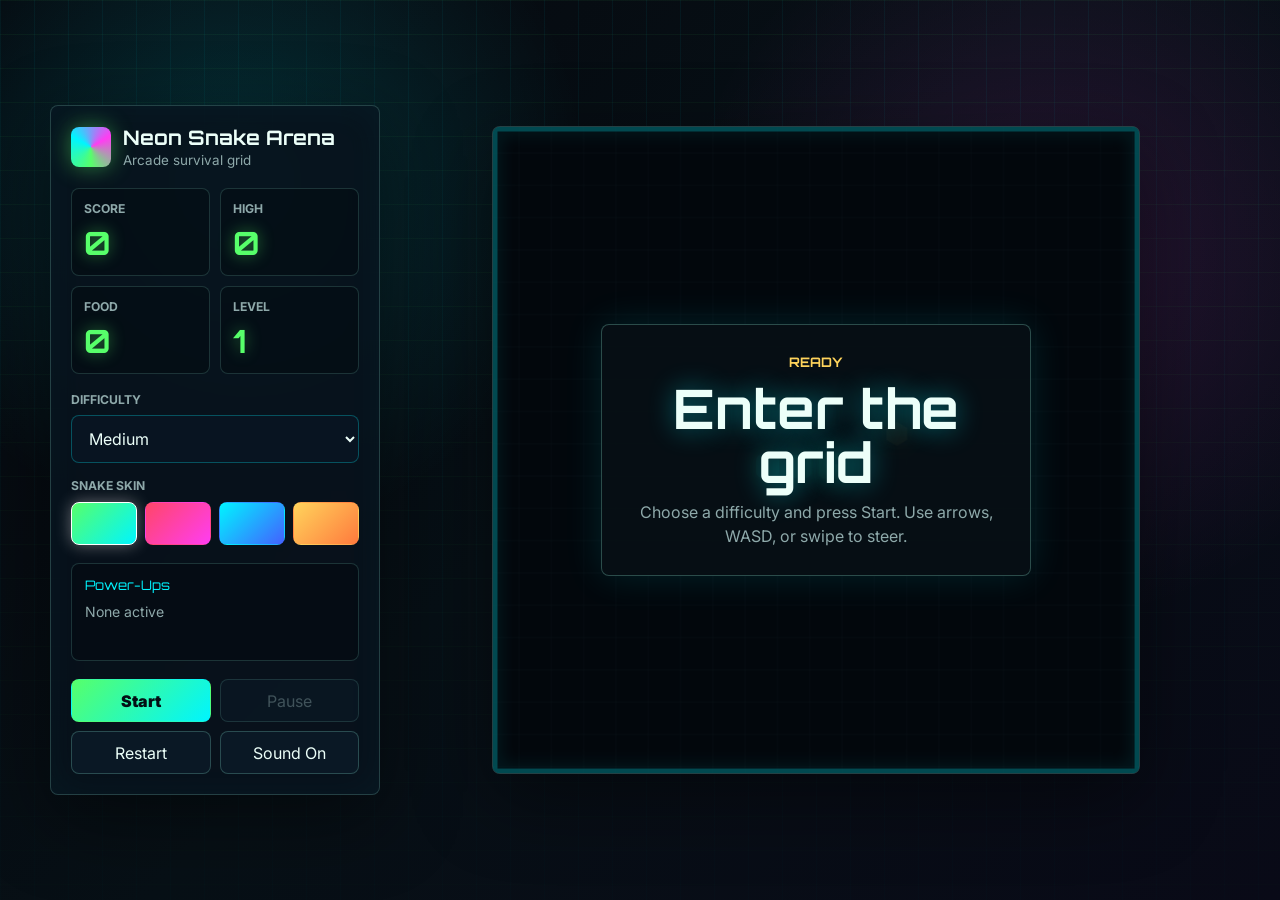
<file: snake-game/index.html>
<!DOCTYPE html>
<html lang="en">
<head>
  <meta charset="UTF-8">
  <meta name="viewport" content="width=device-width, initial-scale=1.0">
  <title>Neon Snake Arena</title>
  <link rel="preconnect" href="https://fonts.googleapis.com">
  <link rel="preconnect" href="https://fonts.gstatic.com" crossorigin>
  <link href="https://fonts.googleapis.com/css2?family=Orbitron:wght@500;700;900&family=Inter:wght@400;600;700&display=swap" rel="stylesheet">
  <link rel="stylesheet" href="style.css">
</head>
<body>
  <div class="bg-grid"></div>
  <main class="app-shell">
    <section class="hud-panel" aria-label="Game status">
      <div class="brand">
        <span class="brand-mark"></span>
        <div>
          <h1>Neon Snake Arena</h1>
          <p>Arcade survival grid</p>
        </div>
      </div>

      <div class="stats-grid">
        <div class="stat">
          <span>Score</span>
          <strong id="score">0</strong>
        </div>
        <div class="stat">
          <span>High</span>
          <strong id="highScore">0</strong>
        </div>
        <div class="stat">
          <span>Food</span>
          <strong id="foodEaten">0</strong>
        </div>
        <div class="stat">
          <span>Level</span>
          <strong id="level">1</strong>
        </div>
      </div>

      <div class="control-group">
        <label for="difficulty">Difficulty</label>
        <select id="difficulty">
          <option value="easy">Easy</option>
          <option value="medium" selected>Medium</option>
          <option value="hard">Hard</option>
        </select>
      </div>

      <div class="control-group">
        <span>Snake Skin</span>
        <div class="skin-row" role="radiogroup" aria-label="Snake skin">
          <button class="skin is-active" type="button" data-skin="volt" aria-label="Volt skin"></button>
          <button class="skin" type="button" data-skin="ruby" aria-label="Ruby skin"></button>
          <button class="skin" type="button" data-skin="aqua" aria-label="Aqua skin"></button>
          <button class="skin" type="button" data-skin="solar" aria-label="Solar skin"></button>
        </div>
      </div>

      <div class="power-panel">
        <div class="power-title">Power-Ups</div>
        <div id="powerList" class="power-list">
          <span class="empty-power">None active</span>
        </div>
      </div>

      <div class="actions">
        <button id="startBtn" class="primary-btn" type="button">Start</button>
        <button id="pauseBtn" type="button" disabled>Pause</button>
        <button id="restartBtn" type="button">Restart</button>
        <button id="soundBtn" type="button" aria-pressed="true">Sound On</button>
      </div>
    </section>

    <section class="game-stage" aria-label="Snake game board">
      <div class="board-wrap">
        <canvas id="gameCanvas" width="720" height="720" aria-label="Snake game canvas"></canvas>
        <div id="overlay" class="overlay is-visible">
          <div class="overlay-content">
            <span id="overlayKicker">Ready</span>
            <h2 id="overlayTitle">Enter the grid</h2>
            <p id="overlayText">Choose a difficulty and press Start. Use arrows, WASD, or swipe to steer.</p>
          </div>
        </div>
        <div id="scorePopLayer" class="score-pop-layer" aria-hidden="true"></div>
      </div>

      <div class="touch-pad" aria-label="Touch controls">
        <button type="button" data-dir="up" aria-label="Move up">▲</button>
        <button type="button" data-dir="left" aria-label="Move left">◀</button>
        <button type="button" data-dir="down" aria-label="Move down">▼</button>
        <button type="button" data-dir="right" aria-label="Move right">▶</button>
      </div>
    </section>
  </main>

  <script src="script.js"></script>
</body>
</html>
</file>
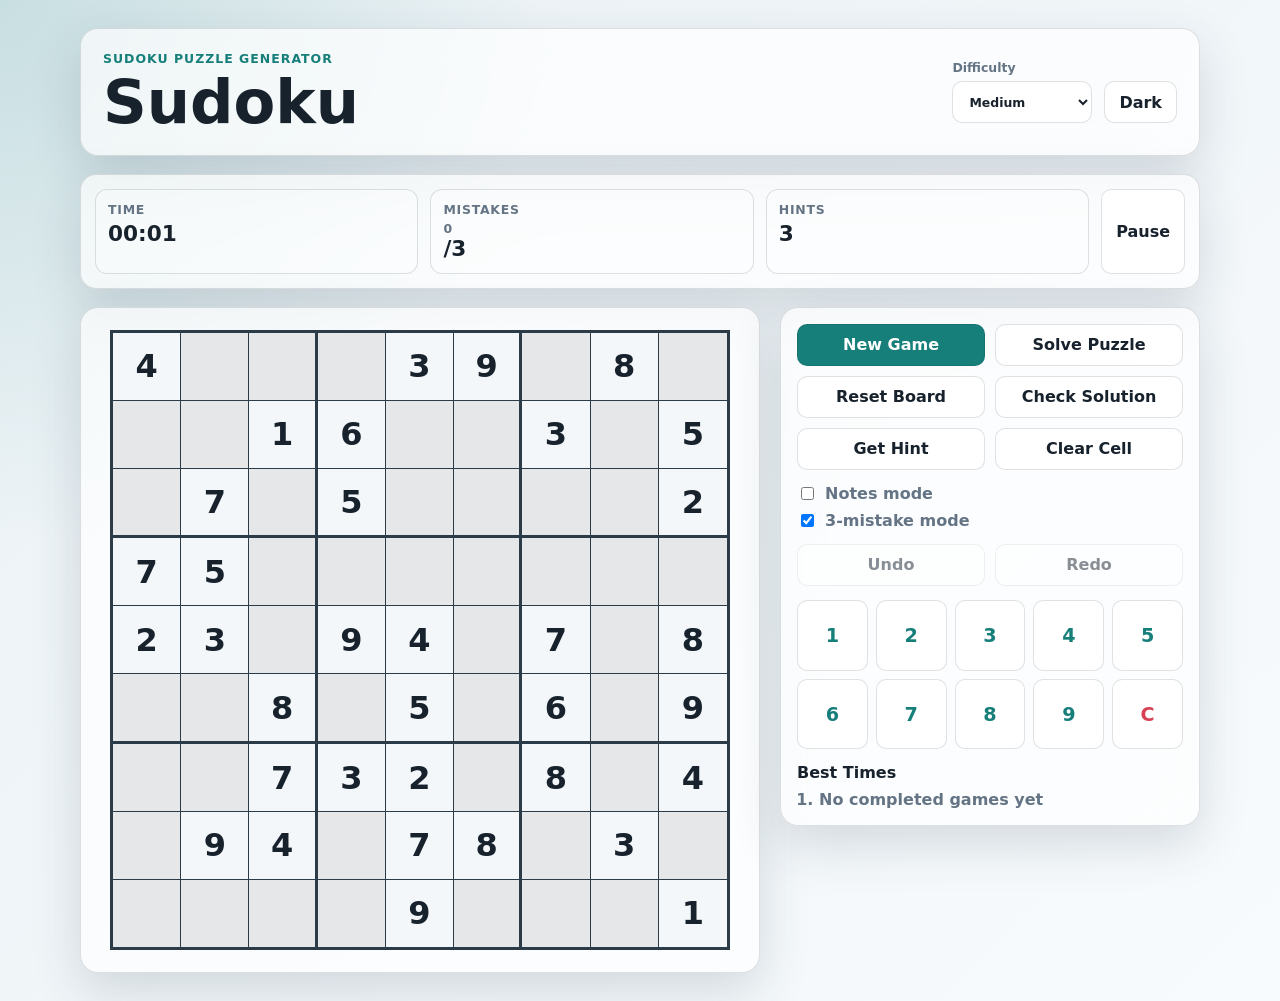
<file: sudoku-game/index.html>
<!DOCTYPE html>
<html lang="en">
<head>
  <meta charset="UTF-8">
  <meta name="viewport" content="width=device-width, initial-scale=1.0">
  <title>Sudoku Puzzle Generator</title>
  <link rel="stylesheet" href="style.css">
</head>
<body>
  <main class="app">
    <header class="header glass">
      <div>
        <p class="eyebrow">Sudoku Puzzle Generator</p>
        <h1>Sudoku</h1>
      </div>

      <div class="header-actions">
        <label class="field">
          <span>Difficulty</span>
          <select id="difficulty">
            <option value="easy">Easy</option>
            <option value="medium" selected>Medium</option>
            <option value="hard">Hard</option>
          </select>
        </label>

        <button id="themeToggle" class="button ghost" type="button" aria-pressed="false">Dark</button>
      </div>
    </header>

    <section class="stats glass" aria-label="Game status">
      <div class="stat">
        <span>Time</span>
        <strong id="timer">00:00</strong>
      </div>
      <div class="stat">
        <span>Mistakes</span>
        <strong><span id="mistakes">0</span>/3</strong>
      </div>
      <div class="stat">
        <span>Hints</span>
        <strong id="hints">3</strong>
      </div>
      <button id="pauseButton" class="button" type="button">Pause</button>
    </section>

    <section class="layout">
      <section class="board-panel glass" aria-label="Sudoku board section">
        <div id="board" class="board" role="grid" aria-label="Sudoku board"></div>
        <div id="pauseOverlay" class="pause-overlay" hidden>
          <p>Paused</p>
          <button id="resumeButton" class="button primary" type="button">Resume</button>
        </div>
      </section>

      <aside class="panel glass" aria-label="Controls">
        <div class="controls">
          <button id="newGame" class="button primary" type="button">New Game</button>
          <button id="solvePuzzle" class="button" type="button">Solve Puzzle</button>
          <button id="resetBoard" class="button" type="button">Reset Board</button>
          <button id="checkSolution" class="button" type="button">Check Solution</button>
          <button id="getHint" class="button" type="button">Get Hint</button>
          <button id="clearCell" class="button" type="button">Clear Cell</button>
        </div>

        <div class="toggles">
          <label>
            <input id="notesMode" type="checkbox">
            Notes mode
          </label>
          <label>
            <input id="strictMode" type="checkbox" checked>
            3-mistake mode
          </label>
        </div>

        <div class="history">
          <button id="undo" class="button" type="button">Undo</button>
          <button id="redo" class="button" type="button">Redo</button>
        </div>

        <div id="numberPad" class="number-pad" aria-label="Number pad"></div>

        <section class="leaderboard">
          <h2>Best Times</h2>
          <ol id="leaderboard"></ol>
        </section>
      </aside>
    </section>
  </main>

  <div id="modal" class="modal" hidden>
    <section class="modal-card glass" role="dialog" aria-modal="true" aria-labelledby="modalTitle">
      <p id="modalEyebrow" class="eyebrow">Result</p>
      <h2 id="modalTitle">Puzzle Complete</h2>
      <p id="modalMessage"></p>
      <dl id="modalStats" class="modal-stats" hidden></dl>
      <div class="modal-actions">
        <button id="modalClose" class="button" type="button">Close</button>
        <button id="modalPlayAgain" class="button primary" type="button" hidden>New Game</button>
      </div>
    </section>
  </div>

  <script src="script.js"></script>
</body>
</html>
</file>
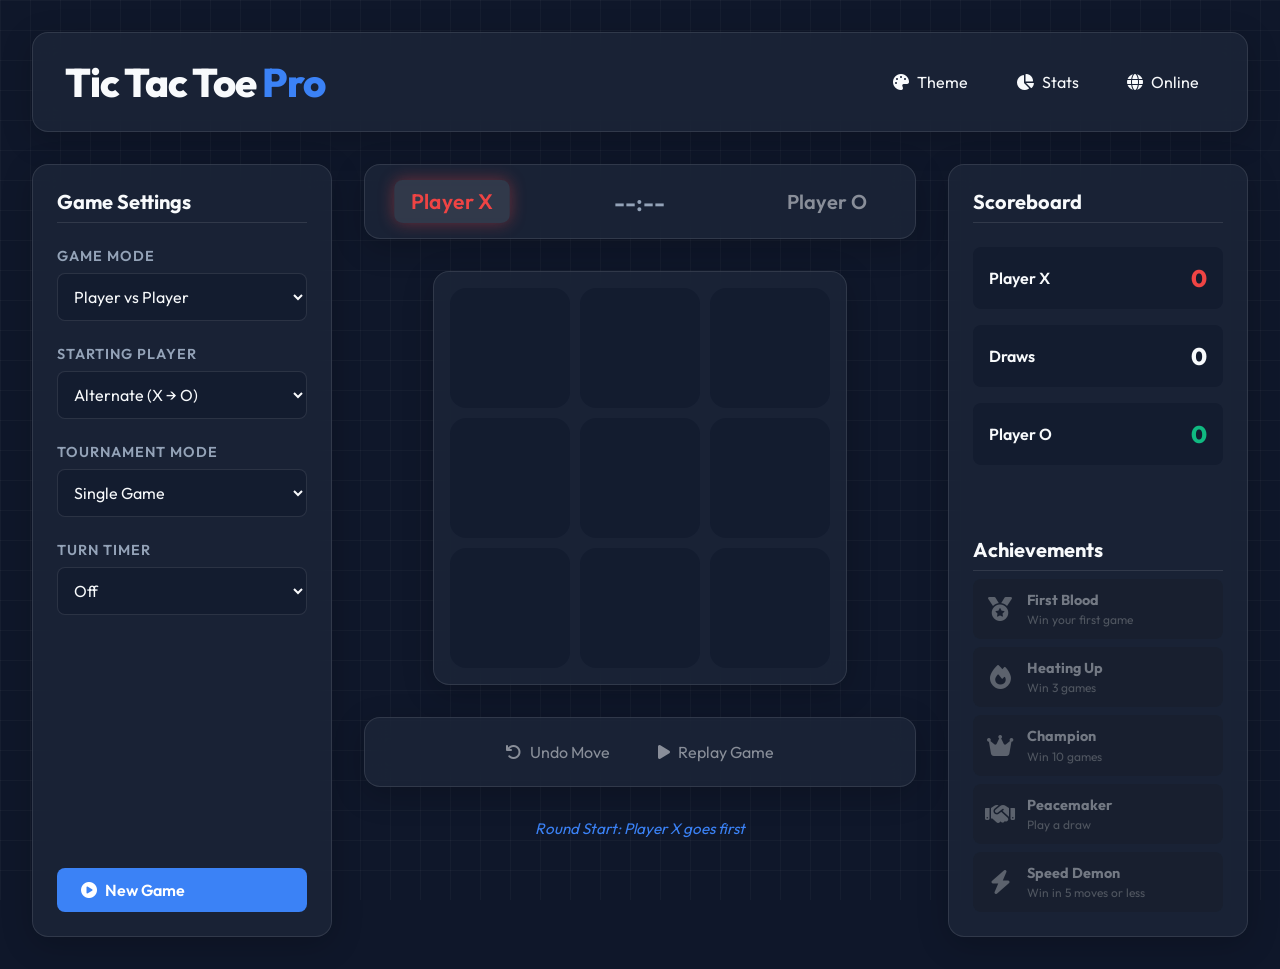
<file: tic-tac-toe-game/index.html>
<!DOCTYPE html>
<html lang="en">
<head>
    <meta charset="UTF-8">
    <meta name="viewport" content="width=device-width, initial-scale=1.0">
    <title>Tic Tac Toe Pro</title>
    <link rel="stylesheet" href="style.css">
    <link href="https://fonts.googleapis.com/css2?family=Outfit:wght@300;400;600;800&display=swap" rel="stylesheet">
    <link href="https://cdnjs.cloudflare.com/ajax/libs/font-awesome/6.4.0/css/all.min.css" rel="stylesheet">
</head>
<body class="theme-dark">
    <div class="app-container">
        <header class="glass-panel">
            <h1>Tic Tac Toe <span>Pro</span></h1>
            <div class="controls-top">
                <button id="btn-theme"><i class="fas fa-palette"></i> Theme</button>
                <button id="btn-stats"><i class="fas fa-chart-pie"></i> Stats</button>
                <button id="btn-online"><i class="fas fa-globe"></i> Online</button>
            </div>
        </header>

        <main>
            <aside class="sidebar left-sidebar glass-panel">
                <h2>Game Settings</h2>
                
                <div class="setting-group">
                    <label>Game Mode</label>
                    <select id="select-mode">
                        <option value="pvp">Player vs Player</option>
                        <option value="pvai">Player vs AI</option>
                        <option value="aivai">AI vs AI</option>
                    </select>
                </div>

                <div class="setting-group">
                    <label>Starting Player</label>
                    <select id="select-starter">
                        <option value="alternate">Alternate (X &rarr; O)</option>
                        <option value="random">Random</option>
                        <option value="x">Player X Always</option>
                        <option value="o">Player O Always</option>
                    </select>
                </div>

                <div class="setting-group" id="difficulty-group">
                    <label>AI Difficulty</label>
                    <select id="select-difficulty">
                        <option value="medium">Medium</option>
                        <option value="easy">Easy</option>
                        <option value="hard">Hard (Unbeatable)</option>
                    </select>
                </div>

                <div class="setting-group">
                    <label>Tournament Mode</label>
                    <select id="select-tournament">
                        <option value="1">Single Game</option>
                        <option value="3">Best of 3</option>
                        <option value="5">Best of 5</option>
                        <option value="7">Best of 7</option>
                    </select>
                </div>

                <div class="setting-group">
                    <label>Turn Timer</label>
                    <select id="select-timer">
                        <option value="0">Off</option>
                        <option value="5">5 Seconds</option>
                        <option value="10">10 Seconds</option>
                        <option value="30">30 Seconds</option>
                    </select>
                </div>
                
                <div class="setting-group action-group" style="margin-top: auto;">
                    <button id="btn-start" class="primary-btn"><i class="fas fa-play-circle"></i> New Game</button>
                </div>
            </aside>

            <section class="game-area">
                <div class="status-bar glass-panel">
                    <div class="player-turn" id="player-x-turn">Player X</div>
                    <div class="timer" id="game-timer">--:--</div>
                    <div class="player-turn" id="player-o-turn">Player O</div>
                </div>

                <div class="board-container glass-panel">
                    <div id="game-board" class="board">
                        <!-- 9 cells generated by JS -->
                    </div>
                    <svg id="winning-line" class="winning-line"></svg>
                </div>

                <div class="game-controls glass-panel">
                    <button id="btn-undo" disabled><i class="fas fa-undo"></i> Undo Move</button>
                    <button id="btn-replay" disabled><i class="fas fa-play"></i> Replay Game</button>
                </div>
                
                <div class="ai-analysis" id="ai-analysis">
                    <!-- AI Status Text -->
                </div>
            </section>

            <aside class="sidebar right-sidebar glass-panel">
                <h2>Scoreboard</h2>
                <div class="scoreboard">
                    <div class="score-card">
                        <span class="score-label">Player X</span>
                        <span class="score-value" id="score-x">0</span>
                    </div>
                    <div class="score-card">
                        <span class="score-label">Draws</span>
                        <span class="score-value" id="score-draw">0</span>
                    </div>
                    <div class="score-card">
                        <span class="score-label">Player O</span>
                        <span class="score-value" id="score-o">0</span>
                    </div>
                </div>

                <div class="tournament-status" id="tournament-status">
                    <!-- Tournament Status Text -->
                </div>

                <div class="achievements-section">
                    <h3>Achievements</h3>
                    <ul id="achievements-list" class="achievements-list">
                        <!-- Achievements generated by JS -->
                    </ul>
                </div>
            </aside>
        </main>
    </div>

    <!-- Modals -->
    <div id="modal-overlay" class="modal-overlay"></div>
    <div id="modal-theme" class="modal glass-panel">
        <h2>Select Theme</h2>
        <div class="theme-options">
            <button class="theme-btn" data-theme="theme-dark">Dark Space</button>
            <button class="theme-btn" data-theme="theme-light">Light Glass</button>
            <button class="theme-btn" data-theme="theme-neon">Cyber Neon</button>
            <button class="theme-btn" data-theme="theme-retro">Retro 80s</button>
        </div>
        <button class="close-modal"><i class="fas fa-times"></i> Close</button>
    </div>

    <div id="modal-stats" class="modal glass-panel">
        <h2>Analytics</h2>
        <div class="stats-grid">
            <div class="stat-item">
                <span class="stat-label">Win Rate (X)</span>
                <span class="stat-value" id="stat-winrate-x">0%</span>
            </div>
            <div class="stat-item">
                <span class="stat-label">Win Rate (O)</span>
                <span class="stat-value" id="stat-winrate-o">0%</span>
            </div>
            <div class="stat-item">
                <span class="stat-label">Total Games</span>
                <span class="stat-value" id="stat-total">0</span>
            </div>
            <div class="stat-item">
                <span class="stat-label">Avg Moves/Game</span>
                <span class="stat-value" id="stat-avg-moves">0</span>
            </div>
        </div>
        <button class="close-modal"><i class="fas fa-times"></i> Close</button>
    </div>

    <div id="modal-online" class="modal glass-panel">
        <h2>Online Multiplayer Simulator</h2>
        <p style="color: var(--text-muted); font-size: 0.9rem; text-align: center; margin-bottom: 1rem;">Experience the online matchmaking simulation.</p>
        <div class="online-options">
            <button id="btn-create-room" class="primary-btn" style="justify-content: center;"><i class="fas fa-plus"></i> Create Room</button>
            <div class="join-room">
                <input type="text" id="room-code" placeholder="Enter Room Code">
                <button id="btn-join-room" class="primary-btn"><i class="fas fa-sign-in-alt"></i> Join</button>
            </div>
        </div>
        <div id="online-status" class="online-status"></div>
        <button class="close-modal"><i class="fas fa-times"></i> Close</button>
    </div>

    <div id="modal-gameover" class="modal glass-panel" style="align-items: center; text-align: center;">
        <h2 id="gameover-title" style="font-size: 2.5rem; color: var(--primary);">Player X Wins!</h2>
        <p id="gameover-message" style="font-size: 1.2rem; color: var(--text-muted);">Tournament Score: X (2) - O (1)</p>
        <button id="btn-next-game" class="primary-btn" style="margin-top: 1rem;"><i class="fas fa-redo"></i> Continue</button>
    </div>

    <script src="script.js"></script>
</body>
</html>
</file>
<file: snake-game/style.css>
:root {
  --bg: #071016;
  --panel: rgba(9, 18, 28, 0.86);
  --panel-strong: rgba(13, 28, 40, 0.96);
  --line: rgba(151, 255, 233, 0.2);
  --text: #ecfff9;
  --muted: #8ea9aa;
  --cyan: #00f5ff;
  --green: #57ff6a;
  --pink: #ff3df2;
  --gold: #ffd45c;
  --red: #ff4668;
  --shadow: 0 24px 80px rgba(0, 0, 0, 0.45);
}

* {
  box-sizing: border-box;
}

html,
body {
  min-height: 100%;
}

body {
  margin: 0;
  color: var(--text);
  font-family: Inter, system-ui, sans-serif;
  background:
    radial-gradient(circle at 18% 20%, rgba(0, 245, 255, 0.16), transparent 28%),
    radial-gradient(circle at 82% 28%, rgba(255, 61, 242, 0.13), transparent 30%),
    linear-gradient(135deg, #05070d, #071016 48%, #090a17);
  overflow-x: hidden;
}

.bg-grid {
  position: fixed;
  inset: 0;
  pointer-events: none;
  background-image:
    linear-gradient(rgba(87, 255, 106, 0.055) 1px, transparent 1px),
    linear-gradient(90deg, rgba(0, 245, 255, 0.055) 1px, transparent 1px);
  background-size: 34px 34px;
  mask-image: linear-gradient(to bottom, rgba(0, 0, 0, 0.95), rgba(0, 0, 0, 0.2));
  animation: gridDrift 16s linear infinite;
}

@keyframes gridDrift {
  from { transform: translate3d(0, 0, 0); }
  to { transform: translate3d(34px, 34px, 0); }
}

.app-shell {
  width: min(1180px, calc(100vw - 28px));
  min-height: 100vh;
  margin: 0 auto;
  padding: 24px 0;
  display: grid;
  grid-template-columns: 330px minmax(0, 1fr);
  gap: 22px;
  align-items: center;
}

.hud-panel,
.board-wrap {
  border: 1px solid var(--line);
  background: var(--panel);
  box-shadow: var(--shadow), inset 0 0 42px rgba(0, 245, 255, 0.035);
  backdrop-filter: blur(16px);
}

.hud-panel {
  border-radius: 8px;
  padding: 20px;
}

.brand {
  display: flex;
  gap: 12px;
  align-items: center;
  margin-bottom: 20px;
}

.brand-mark {
  width: 40px;
  height: 40px;
  border-radius: 8px;
  display: inline-block;
  background: conic-gradient(from 180deg, var(--green), var(--cyan), var(--pink), var(--green));
  box-shadow: 0 0 22px rgba(87, 255, 106, 0.45);
}

h1,
h2,
strong,
.power-title {
  font-family: Orbitron, Inter, sans-serif;
  letter-spacing: 0;
}

h1 {
  margin: 0;
  font-size: 1.25rem;
  line-height: 1.15;
}

.brand p {
  margin: 3px 0 0;
  color: var(--muted);
  font-size: 0.84rem;
}

.stats-grid {
  display: grid;
  grid-template-columns: repeat(2, minmax(0, 1fr));
  gap: 10px;
  margin-bottom: 18px;
}

.stat {
  min-height: 76px;
  padding: 12px;
  border: 1px solid rgba(151, 255, 233, 0.16);
  border-radius: 8px;
  background: rgba(4, 9, 15, 0.46);
}

.stat span,
.control-group label,
.control-group > span {
  display: block;
  color: var(--muted);
  font-size: 0.76rem;
  font-weight: 700;
  text-transform: uppercase;
}

.stat strong {
  display: block;
  margin-top: 7px;
  font-size: clamp(1.35rem, 4vw, 2rem);
  color: var(--green);
  text-shadow: 0 0 16px rgba(87, 255, 106, 0.45);
}

.control-group {
  margin-top: 15px;
}

select,
button {
  font: inherit;
}

select {
  width: 100%;
  margin-top: 8px;
  color: var(--text);
  border: 1px solid rgba(0, 245, 255, 0.28);
  border-radius: 8px;
  background: #081421;
  padding: 12px 13px;
  outline: none;
}

.skin-row {
  display: grid;
  grid-template-columns: repeat(4, 1fr);
  gap: 8px;
  margin-top: 9px;
}

.skin {
  height: 38px;
  border-radius: 8px;
  border: 1px solid transparent;
  cursor: pointer;
}

.skin[data-skin="volt"] { background: linear-gradient(135deg, #57ff6a, #00f5ff); }
.skin[data-skin="ruby"] { background: linear-gradient(135deg, #ff4668, #ff3df2); }
.skin[data-skin="aqua"] { background: linear-gradient(135deg, #00f5ff, #4361ff); }
.skin[data-skin="solar"] { background: linear-gradient(135deg, #ffd45c, #ff7a3d); }

.skin.is-active {
  border-color: white;
  box-shadow: 0 0 16px rgba(255, 255, 255, 0.38);
}

.power-panel {
  min-height: 98px;
  margin-top: 18px;
  padding: 13px;
  border: 1px solid rgba(151, 255, 233, 0.16);
  border-radius: 8px;
  background: rgba(4, 9, 15, 0.42);
}

.power-title {
  color: var(--cyan);
  font-size: 0.82rem;
}

.power-list {
  display: flex;
  flex-wrap: wrap;
  gap: 7px;
  margin-top: 10px;
}

.power-pill {
  padding: 6px 8px;
  border: 1px solid rgba(0, 245, 255, 0.24);
  border-radius: 999px;
  color: var(--text);
  background: rgba(0, 245, 255, 0.1);
  font-size: 0.78rem;
  font-weight: 700;
}

.empty-power {
  color: var(--muted);
  font-size: 0.88rem;
}

.actions {
  display: grid;
  grid-template-columns: 1fr 1fr;
  gap: 9px;
  margin-top: 18px;
}

button {
  min-height: 43px;
  color: var(--text);
  border: 1px solid rgba(151, 255, 233, 0.22);
  border-radius: 8px;
  background: rgba(12, 27, 39, 0.88);
  cursor: pointer;
  transition: transform 150ms ease, border-color 150ms ease, box-shadow 150ms ease;
}

button:hover:not(:disabled) {
  transform: translateY(-1px);
  border-color: rgba(0, 245, 255, 0.62);
  box-shadow: 0 0 18px rgba(0, 245, 255, 0.15);
}

button:disabled {
  cursor: not-allowed;
  color: #637c81;
  opacity: 0.62;
}

.primary-btn {
  color: #031014;
  border-color: transparent;
  background: linear-gradient(135deg, var(--green), var(--cyan));
  font-weight: 900;
}

.game-stage {
  min-width: 0;
}

.board-wrap {
  position: relative;
  width: min(72vh, 100%);
  max-width: 720px;
  aspect-ratio: 1;
  margin: 0 auto;
  border-radius: 8px;
  overflow: hidden;
}

canvas {
  width: 100%;
  height: 100%;
  display: block;
  background: #03080e;
}

.overlay {
  position: absolute;
  inset: 0;
  display: grid;
  place-items: center;
  padding: 24px;
  opacity: 0;
  pointer-events: none;
  transition: opacity 220ms ease;
  background: rgba(2, 7, 11, 0.64);
}

.overlay.is-visible {
  opacity: 1;
  pointer-events: auto;
}

.overlay-content {
  width: min(430px, 100%);
  text-align: center;
  padding: 26px;
  border: 1px solid rgba(151, 255, 233, 0.26);
  border-radius: 8px;
  background: rgba(7, 16, 22, 0.9);
  box-shadow: 0 0 38px rgba(0, 245, 255, 0.12);
}

.overlay span {
  color: var(--gold);
  font-family: Orbitron, Inter, sans-serif;
  font-size: 0.82rem;
  font-weight: 700;
  text-transform: uppercase;
}

.overlay h2 {
  margin: 10px 0;
  font-size: clamp(1.8rem, 6vw, 3.4rem);
  line-height: 1;
  text-shadow: 0 0 26px rgba(0, 245, 255, 0.42);
}

.overlay p {
  margin: 0;
  color: var(--muted);
  line-height: 1.55;
}

.score-pop-layer {
  position: absolute;
  inset: 0;
  pointer-events: none;
}

.score-pop {
  position: absolute;
  color: white;
  font-family: Orbitron, Inter, sans-serif;
  font-weight: 900;
  text-shadow: 0 0 12px currentColor;
  animation: popScore 800ms ease-out forwards;
}

@keyframes popScore {
  from { transform: translate(-50%, -20%) scale(0.8); opacity: 0; }
  20% { opacity: 1; }
  to { transform: translate(-50%, -110%) scale(1.15); opacity: 0; }
}

.touch-pad {
  display: none;
  width: min(260px, 70vw);
  margin: 16px auto 0;
  grid-template-columns: repeat(3, 1fr);
  gap: 8px;
}

.touch-pad button {
  min-height: 50px;
  font-size: 1.1rem;
  font-weight: 900;
}

.touch-pad [data-dir="up"] { grid-column: 2; }
.touch-pad [data-dir="left"] { grid-column: 1; grid-row: 2; }
.touch-pad [data-dir="down"] { grid-column: 2; grid-row: 2; }
.touch-pad [data-dir="right"] { grid-column: 3; grid-row: 2; }

@media (max-width: 900px) {
  .app-shell {
    grid-template-columns: 1fr;
    align-items: start;
  }

  .hud-panel {
    order: 2;
  }

  .game-stage {
    order: 1;
  }

  .board-wrap {
    width: min(88vw, 640px);
  }

  .touch-pad {
    display: grid;
  }
}

@media (max-width: 520px) {
  .app-shell {
    width: min(100vw - 16px, 1180px);
    padding: 8px 0 18px;
    gap: 12px;
  }

  .hud-panel {
    padding: 14px;
  }

  .stats-grid,
  .actions {
    gap: 7px;
  }

  .board-wrap {
    width: calc(100vw - 16px);
  }

  h1 {
    font-size: 1rem;
  }
}
</file>
<file: sudoku-game/style.css>
:root {
  color-scheme: light;
  --bg: #eaf1f5;
  --text: #17222d;
  --muted: #647484;
  --glass: rgba(255, 255, 255, 0.68);
  --glass-strong: rgba(255, 255, 255, 0.86);
  --line: rgba(32, 47, 62, 0.14);
  --grid: #2b3b48;
  --cell: rgba(255, 255, 255, 0.88);
  --given: #f4f7fa;
  --accent: #167f7a;
  --accent-soft: rgba(22, 127, 122, 0.16);
  --accent-mid: rgba(22, 127, 122, 0.28);
  --danger: #d84255;
  --danger-soft: rgba(216, 66, 85, 0.18);
  --complete: rgba(53, 157, 105, 0.18);
  --shadow: 0 18px 50px rgba(40, 56, 72, 0.16);
}

body.dark {
  color-scheme: dark;
  --bg: #111820;
  --text: #eef4f6;
  --muted: #a3b2bd;
  --glass: rgba(25, 37, 48, 0.72);
  --glass-strong: rgba(32, 46, 58, 0.9);
  --line: rgba(255, 255, 255, 0.14);
  --grid: #d9e7ec;
  --cell: rgba(31, 45, 57, 0.92);
  --given: rgba(43, 60, 73, 0.96);
  --accent: #4fc7bd;
  --accent-soft: rgba(79, 199, 189, 0.14);
  --accent-mid: rgba(79, 199, 189, 0.26);
  --danger: #ff6476;
  --danger-soft: rgba(255, 100, 118, 0.2);
  --complete: rgba(86, 199, 132, 0.16);
  --shadow: 0 18px 50px rgba(0, 0, 0, 0.34);
}

* {
  box-sizing: border-box;
}

body {
  min-height: 100vh;
  margin: 0;
  color: var(--text);
  font-family: Inter, ui-sans-serif, system-ui, -apple-system, BlinkMacSystemFont, "Segoe UI", sans-serif;
  background:
    radial-gradient(circle at top left, rgba(22, 127, 122, 0.16), transparent 34rem),
    linear-gradient(135deg, var(--bg), #f8fbfd);
}

body.dark {
  background:
    radial-gradient(circle at top left, rgba(79, 199, 189, 0.1), transparent 34rem),
    linear-gradient(135deg, var(--bg), #18222c);
}

button,
select {
  font: inherit;
}

button {
  border: 0;
  cursor: pointer;
}

button:disabled {
  cursor: not-allowed;
  opacity: 0.5;
}

.app {
  width: min(1120px, calc(100% - 32px));
  margin: 0 auto;
  padding: 28px 0;
}

.glass {
  border: 1px solid var(--line);
  background: var(--glass);
  box-shadow: var(--shadow);
  backdrop-filter: blur(18px);
}

.header {
  display: flex;
  align-items: center;
  justify-content: space-between;
  gap: 20px;
  padding: 22px;
  border-radius: 18px;
}

.eyebrow {
  margin: 0 0 6px;
  color: var(--accent);
  font-size: 0.78rem;
  font-weight: 800;
  letter-spacing: 0.08em;
  text-transform: uppercase;
}

h1,
h2,
p {
  margin-top: 0;
}

h1 {
  margin-bottom: 0;
  font-size: clamp(2.1rem, 5vw, 3.8rem);
  line-height: 1;
}

.header-actions {
  display: flex;
  align-items: end;
  gap: 12px;
}

.field {
  display: grid;
  gap: 6px;
  color: var(--muted);
  font-size: 0.78rem;
  font-weight: 700;
}

select,
.button {
  min-height: 42px;
  border-radius: 10px;
  border: 1px solid var(--line);
  color: var(--text);
  background: var(--glass-strong);
}

select {
  min-width: 140px;
  padding: 0 12px;
}

.button {
  padding: 0 14px;
  font-weight: 750;
  transition: transform 160ms ease, background 160ms ease, border-color 160ms ease;
}

.button:hover {
  transform: translateY(-1px);
  border-color: rgba(22, 127, 122, 0.38);
}

.button.primary {
  color: #fff;
  background: var(--accent);
}

.button.ghost {
  min-width: 72px;
}

.stats {
  display: grid;
  grid-template-columns: repeat(3, minmax(0, 1fr)) auto;
  gap: 12px;
  margin: 18px 0;
  padding: 14px;
  border-radius: 16px;
}

.stat {
  padding: 12px;
  border: 1px solid var(--line);
  border-radius: 12px;
  background: rgba(255, 255, 255, 0.24);
}

.stat span {
  display: block;
  color: var(--muted);
  font-size: 0.78rem;
  font-weight: 800;
  letter-spacing: 0.06em;
  text-transform: uppercase;
}

.stat strong {
  display: block;
  margin-top: 4px;
  font-size: 1.35rem;
}

.layout {
  display: grid;
  grid-template-columns: minmax(320px, 680px) minmax(280px, 1fr);
  gap: 20px;
  align-items: start;
}

.board-panel {
  position: relative;
  padding: clamp(12px, 2.5vw, 22px);
  border-radius: 18px;
}

.board {
  display: grid;
  grid-template-columns: repeat(9, 1fr);
  width: min(100%, 620px);
  aspect-ratio: 1;
  margin: 0 auto;
  border: 3px solid var(--grid);
  background: var(--grid);
}

.cell {
  position: relative;
  display: grid;
  place-items: center;
  min-width: 0;
  border: 0;
  border-right: 1px solid var(--grid);
  border-bottom: 1px solid var(--grid);
  color: var(--accent);
  background: var(--cell);
  font-size: clamp(1.15rem, 4.4vw, 2rem);
  font-weight: 800;
  line-height: 1;
  transition: background 140ms ease, color 140ms ease, transform 140ms ease;
}

.cell:nth-child(3n) {
  border-right-width: 3px;
}

.cell:nth-child(9n) {
  border-right: 0;
}

.cell:nth-child(n+19):nth-child(-n+27),
.cell:nth-child(n+46):nth-child(-n+54) {
  border-bottom-width: 3px;
}

.cell:nth-child(n+73):nth-child(-n+81) {
  border-bottom: 0;
}

.cell.given {
  color: var(--text);
  background: var(--given);
}

.cell.related {
  background: var(--accent-soft);
}

.cell.selected {
  z-index: 1;
  background: var(--accent-mid);
  outline: 2px solid var(--accent);
  outline-offset: -2px;
  transform: scale(1.02);
}

.cell.complete {
  background: var(--complete);
}

.cell.complete.related {
  background: var(--accent-soft);
}

.cell.complete.selected {
  background: var(--accent-mid);
}

.cell.invalid,
.cell.complete.invalid {
  color: var(--danger);
  background: var(--danger-soft);
}

.notes {
  display: grid;
  grid-template-columns: repeat(3, 1fr);
  width: 82%;
  height: 82%;
  color: var(--muted);
  font-size: clamp(0.42rem, 1.55vw, 0.72rem);
  font-weight: 700;
}

.notes span {
  display: grid;
  place-items: center;
}

.pause-overlay {
  position: absolute;
  inset: 0;
  display: grid;
  place-items: center;
  align-content: center;
  gap: 12px;
  border-radius: 18px;
  background: rgba(10, 16, 22, 0.58);
  color: #fff;
}

.pause-overlay p {
  margin: 0;
  font-size: 2rem;
  font-weight: 800;
}

.panel {
  display: grid;
  gap: 14px;
  padding: 16px;
  border-radius: 18px;
}

.controls,
.history {
  display: grid;
  grid-template-columns: repeat(2, 1fr);
  gap: 10px;
}

.toggles {
  display: grid;
  gap: 8px;
  color: var(--muted);
  font-weight: 700;
}

.toggles label {
  display: flex;
  align-items: center;
  gap: 8px;
}

.number-pad {
  display: grid;
  grid-template-columns: repeat(5, 1fr);
  gap: 8px;
}

.number-pad button {
  aspect-ratio: 1;
  border-radius: 10px;
  border: 1px solid var(--line);
  color: var(--accent);
  background: var(--glass-strong);
  font-size: 1.2rem;
  font-weight: 800;
  transition: transform 160ms ease, border-color 160ms ease;
}

.number-pad button:hover {
  transform: translateY(-1px);
  border-color: rgba(22, 127, 122, 0.38);
}

.number-pad button[data-value="0"] {
  color: var(--danger);
}

.leaderboard h2 {
  margin-bottom: 8px;
  font-size: 1rem;
}

.leaderboard ol {
  display: grid;
  gap: 6px;
  margin: 0;
  padding-left: 22px;
  color: var(--muted);
  font-weight: 700;
}

.modal {
  position: fixed;
  inset: 0;
  display: grid;
  place-items: center;
  padding: 20px;
  background: rgba(8, 12, 16, 0.55);
}

.modal-card {
  width: min(430px, 100%);
  padding: 26px;
  border-radius: 18px;
  text-align: center;
}

.modal-card h2 {
  margin-bottom: 8px;
}

.modal-card p {
  color: var(--muted);
  line-height: 1.55;
}

.modal-stats {
  display: grid;
  grid-template-columns: repeat(2, 1fr);
  gap: 10px;
  margin: 16px 0;
}

.modal-stats div {
  padding: 10px;
  border: 1px solid var(--line);
  border-radius: 10px;
  background: var(--glass-strong);
}

.modal-stats dt {
  color: var(--muted);
  font-size: 0.74rem;
  font-weight: 800;
  text-transform: uppercase;
}

.modal-stats dd {
  margin: 4px 0 0;
  font-weight: 800;
}

.modal-actions {
  display: flex;
  justify-content: center;
  gap: 10px;
}

[hidden] {
  display: none !important;
}

@media (max-width: 900px) {
  .layout {
    grid-template-columns: 1fr;
  }
}

@media (max-width: 620px) {
  .app {
    width: min(100% - 18px, 560px);
    padding: 12px 0;
  }

  .header {
    align-items: stretch;
    flex-direction: column;
  }

  .header-actions {
    display: grid;
    grid-template-columns: 1fr auto;
  }

  select {
    width: 100%;
    min-width: 0;
  }

  .stats {
    grid-template-columns: repeat(2, 1fr);
  }

  .stats .button {
    grid-column: 1 / -1;
  }

  .controls {
    grid-template-columns: 1fr;
  }

  .cell {
    font-size: clamp(1rem, 7vw, 1.5rem);
  }
}
</file>
<file: tic-tac-toe-game/style.css>
:root {
    --bg-main: #0f172a;
    --glass-bg: rgba(30, 41, 59, 0.7);
    --glass-border: rgba(255, 255, 255, 0.1);
    --text-main: #f8fafc;
    --text-muted: #94a3b8;
    --primary: #3b82f6;
    --primary-hover: #2563eb;
    --player-x: #ef4444;
    --player-o: #10b981;
    --cell-bg: rgba(15, 23, 42, 0.5);
    --cell-hover: rgba(30, 41, 59, 0.8);
    --font-family: 'Outfit', sans-serif;
}

body.theme-light {
    --bg-main: #f1f5f9;
    --glass-bg: rgba(255, 255, 255, 0.7);
    --glass-border: rgba(0, 0, 0, 0.1);
    --text-main: #0f172a;
    --text-muted: #64748b;
    --primary: #3b82f6;
    --primary-hover: #2563eb;
    --player-x: #e11d48;
    --player-o: #059669;
    --cell-bg: rgba(255, 255, 255, 0.5);
    --cell-hover: rgba(226, 232, 240, 0.8);
}

body.theme-neon {
    --bg-main: #050505;
    --glass-bg: rgba(10, 10, 10, 0.8);
    --glass-border: #ff00ff;
    --text-main: #fff;
    --text-muted: #aaa;
    --primary: #ff00ff;
    --primary-hover: #cc00cc;
    --player-x: #00ffff;
    --player-o: #ffff00;
    --cell-bg: rgba(20, 20, 20, 0.8);
    --cell-hover: rgba(40, 40, 40, 0.9);
}

body.theme-retro {
    --bg-main: #2b2b2b;
    --glass-bg: #c0c0c0;
    --glass-border: #ffffff;
    --text-main: #000;
    --text-muted: #333;
    --primary: #000080;
    --primary-hover: #0000ff;
    --player-x: #ff0000;
    --player-o: #0000ff;
    --cell-bg: #dfdfdf;
    --cell-hover: #ffffff;
}

* { 
    box-sizing: border-box; 
    margin: 0; 
    padding: 0; 
    font-family: var(--font-family); 
    transition: background-color 0.3s, color 0.3s, border-color 0.3s, box-shadow 0.3s; 
}

body { 
    background-color: var(--bg-main); 
    color: var(--text-main); 
    min-height: 100vh; 
    display: flex; 
    flex-direction: column; 
    overflow-x: hidden; 
}

/* Grid Background effect */
body::before {
    content: '';
    position: fixed;
    top: 0; left: 0; width: 100vw; height: 100vh;
    background-image: 
        linear-gradient(rgba(255,255,255,0.03) 1px, transparent 1px),
        linear-gradient(90deg, rgba(255,255,255,0.03) 1px, transparent 1px);
    background-size: 30px 30px;
    z-index: -1;
    pointer-events: none;
}
body.theme-light::before { 
    background-image: 
        linear-gradient(rgba(0,0,0,0.03) 1px, transparent 1px), 
        linear-gradient(90deg, rgba(0,0,0,0.03) 1px, transparent 1px); 
}
body.theme-neon::before {
    background-image: 
        linear-gradient(rgba(255,0,255,0.05) 1px, transparent 1px),
        linear-gradient(90deg, rgba(255,0,255,0.05) 1px, transparent 1px);
}

/* Layout */
.app-container { 
    max-width: 1400px; 
    margin: 0 auto; 
    padding: 2rem; 
    display: flex; 
    flex-direction: column; 
    gap: 2rem; 
    width: 100%;
}

header { 
    display: flex; 
    justify-content: space-between; 
    align-items: center; 
    padding: 1.5rem 2rem; 
}

h1 { 
    font-weight: 800; 
    font-size: 2.5rem; 
    letter-spacing: -1px; 
}
h1 span { color: var(--primary); }

.controls-top { display: flex; gap: 1rem; }

button { 
    background: none; 
    border: none; 
    color: inherit; 
    cursor: pointer; 
    font-size: 1rem; 
    padding: 0.5rem 1rem; 
    border-radius: 0.5rem; 
    transition: all 0.2s; 
    display: flex; 
    align-items: center; 
    gap: 0.5rem; 
}
button:hover:not(:disabled) { background: var(--glass-border); }

.primary-btn { 
    background: var(--primary); 
    color: white; 
    padding: 0.75rem 1.5rem; 
    font-weight: 600; 
}
.primary-btn:hover:not(:disabled) { 
    background: var(--primary-hover); 
    transform: translateY(-2px); 
    box-shadow: 0 4px 12px rgba(0,0,0,0.2); 
}
button:disabled { 
    opacity: 0.5; 
    cursor: not-allowed; 
}

.glass-panel {
    background: var(--glass-bg);
    backdrop-filter: blur(12px);
    -webkit-backdrop-filter: blur(12px);
    border: 1px solid var(--glass-border);
    border-radius: 1rem;
    box-shadow: 0 8px 32px 0 rgba(0, 0, 0, 0.2);
}

main { 
    display: grid; 
    grid-template-columns: 300px 1fr 300px; 
    gap: 2rem; 
    align-items: start;
}

.sidebar { 
    padding: 1.5rem; 
    display: flex; 
    flex-direction: column; 
    gap: 1.5rem; 
    height: 100%;
}
.sidebar h2, .sidebar h3 { 
    font-size: 1.25rem; 
    border-bottom: 1px solid var(--glass-border); 
    padding-bottom: 0.5rem; 
}

.setting-group { 
    display: flex; 
    flex-direction: column; 
    gap: 0.5rem; 
}
.setting-group label { 
    font-size: 0.9rem; 
    color: var(--text-muted); 
    font-weight: 600; 
    text-transform: uppercase; 
    letter-spacing: 1px; 
}
select, input { 
    width: 100%; 
    padding: 0.75rem; 
    border-radius: 0.5rem; 
    background: var(--cell-bg); 
    border: 1px solid var(--glass-border); 
    color: var(--text-main); 
    outline: none; 
    font-size: 1rem; 
}
select:focus, input:focus { border-color: var(--primary); }

.game-area { 
    display: flex; 
    flex-direction: column; 
    align-items: center; 
    gap: 2rem; 
}

.status-bar { 
    width: 100%; 
    display: flex; 
    justify-content: space-between; 
    align-items: center; 
    padding: 1rem 2rem; 
    font-size: 1.25rem; 
    font-weight: 600; 
}
.player-turn { 
    padding: 0.5rem 1rem; 
    border-radius: 0.5rem; 
    transition: all 0.3s; 
    opacity: 0.5; 
}
.player-turn.active { 
    opacity: 1; 
    background: var(--glass-border); 
    transform: scale(1.05); 
}
#player-x-turn.active { 
    color: var(--player-x); 
    box-shadow: 0 0 15px rgba(239, 68, 68, 0.4); 
}
#player-o-turn.active { 
    color: var(--player-o); 
    box-shadow: 0 0 15px rgba(16, 185, 129, 0.4); 
}
body.theme-neon #player-x-turn.active { box-shadow: 0 0 15px var(--player-x); }
body.theme-neon #player-o-turn.active { box-shadow: 0 0 15px var(--player-o); }

.timer { 
    font-variant-numeric: tabular-nums; 
    font-size: 1.5rem; 
    color: var(--text-muted); 
}

.board-container { 
    position: relative; 
    padding: 1rem; 
}
.board { 
    display: grid; 
    grid-template-columns: repeat(3, 120px); 
    grid-template-rows: repeat(3, 120px); 
    gap: 10px; 
}
.cell { 
    background: var(--cell-bg); 
    border-radius: 1rem; 
    display: flex; 
    justify-content: center; 
    align-items: center; 
    font-size: 5rem; 
    cursor: pointer; 
    transition: all 0.2s; 
    user-select: none; 
    position: relative; 
    overflow: hidden; 
}
.cell:hover:not(.taken) { 
    background: var(--cell-hover); 
    transform: scale(0.98); 
}
.cell.x { color: var(--player-x); }
.cell.o { color: var(--player-o); }
body.theme-neon .cell.x { text-shadow: 0 0 10px var(--player-x); }
body.theme-neon .cell.o { text-shadow: 0 0 10px var(--player-o); }

/* Animations for symbols */
@keyframes popIn {
    0% { transform: scale(0.5) rotate(-15deg); opacity: 0; }
    70% { transform: scale(1.1) rotate(5deg); opacity: 1; }
    100% { transform: scale(1) rotate(0deg); opacity: 1; }
}
.cell.taken span { 
    animation: popIn 0.4s cubic-bezier(0.175, 0.885, 0.32, 1.275) forwards; 
    display: block; 
}

.winning-line { 
    position: absolute; 
    top: 0; left: 0; 
    width: 100%; height: 100%; 
    pointer-events: none; 
    z-index: 10; 
}
.winning-line line { 
    stroke: var(--text-main); 
    stroke-width: 8; 
    stroke-linecap: round; 
    stroke-dasharray: 600; 
    stroke-dashoffset: 600; 
    animation: drawLine 0.6s ease-out forwards; 
}
body.theme-neon .winning-line line { stroke-shadow: 0 0 10px #fff; }
@keyframes drawLine { to { stroke-dashoffset: 0; } }

.game-controls { 
    display: flex; 
    gap: 1rem; 
    padding: 1rem; 
    width: 100%; 
    justify-content: center; 
}

.ai-analysis { 
    min-height: 24px; 
    font-size: 0.95rem; 
    color: var(--primary); 
    font-style: italic; 
    text-align: center; 
}

.scoreboard { 
    display: flex; 
    flex-direction: column; 
    gap: 1rem; 
}
.score-card { 
    display: flex; 
    justify-content: space-between; 
    align-items: center; 
    background: var(--cell-bg); 
    padding: 1rem; 
    border-radius: 0.5rem; 
}
.score-label { font-weight: 600; }
.score-value { font-size: 1.5rem; font-weight: 800; }
#score-x { color: var(--player-x); }
#score-o { color: var(--player-o); }

.tournament-status { 
    font-size: 0.95rem; 
    text-align: center; 
    color: var(--primary); 
    padding: 0.5rem;
    min-height: 1.5rem;
}

.achievements-list { 
    list-style: none; 
    display: flex; 
    flex-direction: column; 
    gap: 0.5rem; 
    margin-top: 0.5rem;
}
.achievement { 
    display: flex; 
    align-items: center; 
    gap: 0.75rem; 
    padding: 0.75rem; 
    background: var(--cell-bg); 
    border-radius: 0.5rem; 
    opacity: 0.4; 
    filter: grayscale(1); 
    transition: all 0.3s; 
}
.achievement.unlocked { 
    opacity: 1; 
    filter: grayscale(0); 
    border-left: 4px solid #fbbf24; 
}
.achievement i { 
    font-size: 1.5rem; 
    color: #fbbf24; 
    width: 30px; 
    text-align: center; 
}
.achievement h4 { font-size: 0.9rem; margin-bottom: 0.2rem; }
.achievement p { font-size: 0.75rem; color: var(--text-muted); }

/* Modals */
.modal-overlay { 
    position: fixed; top: 0; left: 0; 
    width: 100vw; height: 100vh; 
    background: rgba(0,0,0,0.5); 
    backdrop-filter: blur(5px); 
    z-index: 100; 
    opacity: 0; 
    pointer-events: none; 
    transition: opacity 0.3s; 
}
.modal-overlay.active { 
    opacity: 1; 
    pointer-events: all; 
}
.modal { 
    position: fixed; 
    top: 50%; left: 50%; 
    transform: translate(-50%, -50%) scale(0.9); 
    z-index: 101; 
    padding: 2rem; 
    min-width: 400px; 
    opacity: 0; 
    pointer-events: none; 
    transition: all 0.3s cubic-bezier(0.175, 0.885, 0.32, 1.275); 
    display: flex; 
    flex-direction: column; 
    gap: 1.5rem; 
}
.modal.active { 
    opacity: 1; 
    pointer-events: all; 
    transform: translate(-50%, -50%) scale(1); 
}
.close-modal { 
    align-self: flex-end; 
    margin-top: 1rem; 
}

.theme-options, .stats-grid { 
    display: grid; 
    grid-template-columns: 1fr 1fr; 
    gap: 1rem; 
}
.theme-btn { 
    padding: 1.5rem; 
    background: var(--cell-bg); 
    border: 1px solid var(--glass-border); 
    border-radius: 0.5rem; 
    justify-content: center; 
    font-weight: 600; 
    font-size: 1.1rem;
}
.theme-btn:hover { 
    background: var(--primary); 
    color: white; 
}

.stat-item { 
    background: var(--cell-bg); 
    padding: 1rem; 
    border-radius: 0.5rem; 
    display: flex; 
    flex-direction: column; 
    align-items: center; 
    gap: 0.5rem; 
}
.stat-item .stat-label { font-size: 0.85rem; color: var(--text-muted); text-transform: uppercase;}
.stat-item .stat-value { font-size: 1.8rem; font-weight: 800; color: var(--primary); }

.online-options { 
    display: flex; 
    flex-direction: column; 
    gap: 1rem; 
}
.join-room { 
    display: flex; 
    gap: 0.5rem; 
}
.join-room input { flex: 1; }
.online-status { 
    font-size: 0.9rem; 
    text-align: center; 
    height: 1.5rem; 
    color: var(--primary); 
    font-weight: 600;
}

/* Responsive */
@media (max-width: 1100px) {
    main { 
        grid-template-columns: 1fr; 
    }
    .sidebar { 
        flex-direction: row; 
        flex-wrap: wrap; 
        justify-content: center; 
        height: auto;
    }
    .setting-group { 
        flex: 1; 
        min-width: 200px; 
    }
    .action-group {
        align-self: flex-end;
    }
    .scoreboard { flex-direction: row; flex-wrap: wrap; justify-content: center; }
    .score-card { flex: 1; min-width: 120px; flex-direction: column; }
}

@media (max-width: 600px) {
    .board { 
        grid-template-columns: repeat(3, 90px); 
        grid-template-rows: repeat(3, 90px); 
    }
    .cell { font-size: 4rem; }
    h1 { font-size: 2rem; }
    header { flex-direction: column; gap: 1rem; }
    .status-bar { padding: 1rem; font-size: 1rem; }
    .modal { min-width: 90vw; padding: 1.5rem; }
}
</file>
